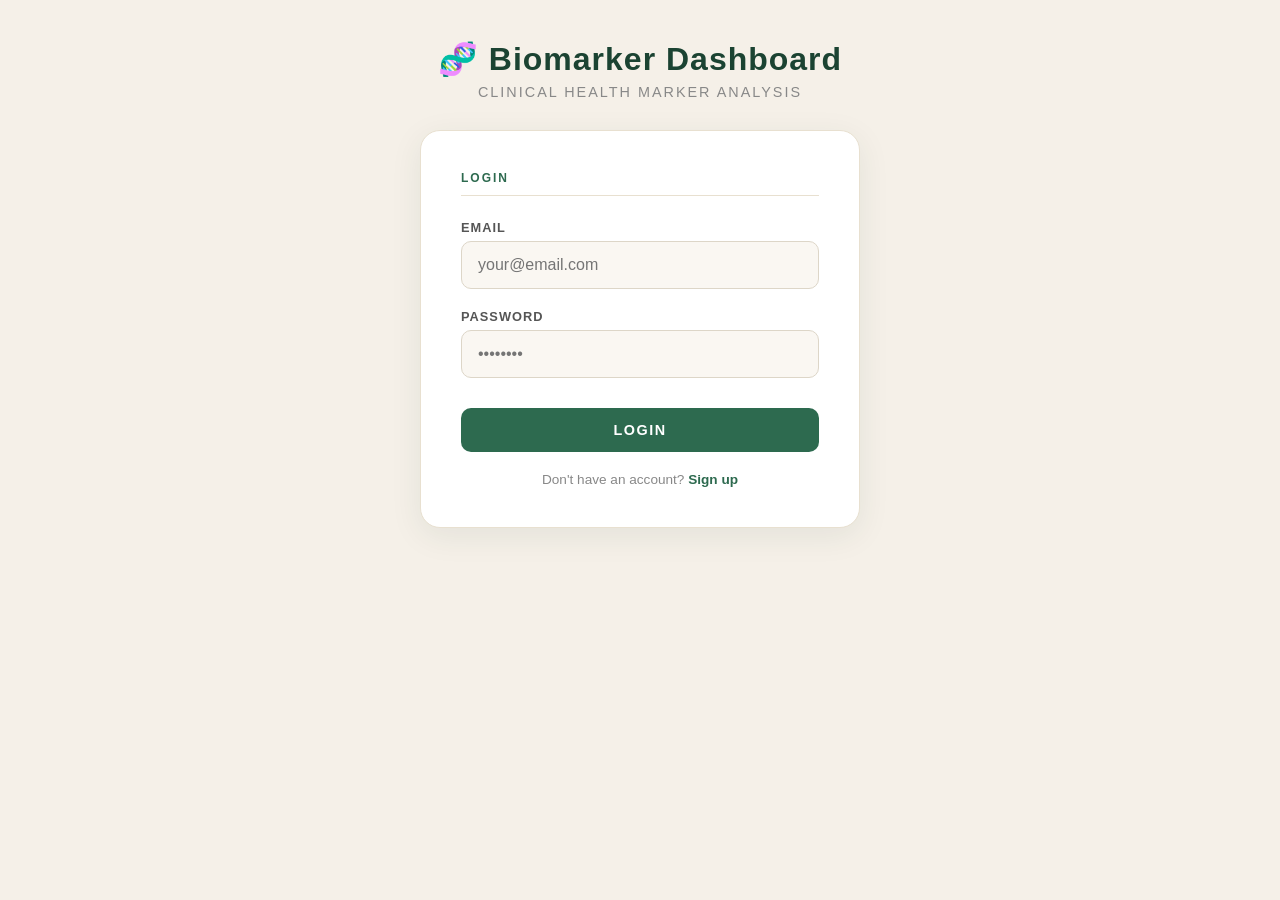
<file: templates/login.html>
<!DOCTYPE html>
<html lang="en">
<head>
    <meta charset="UTF-8">
    <meta name="viewport" content="width=device-width, initial-scale=1.0">
    <title>Login - Biomarker Dashboard</title>
    <link rel="stylesheet" href="/static/style.css">
</head>
<body>
    <h1>🧬 Biomarker Dashboard</h1>
    <p class="subtitle">Clinical Health Marker Analysis</p>

    <div class="auth-container">
        <p class="section-title">Login</p>

        <label>Email
            <input type="email" id="email" placeholder="your@email.com">
        </label>
        <label>Password
            <input type="password" id="password" placeholder="••••••••">
        </label>

        <div id="error-msg" style="color:#c0392b; font-size:0.85rem; margin-top:8px; display:none;"></div>

        <button onclick="login()">Login</button>

        <p class="auth-divider">Don't have an account? <a href="/signup">Sign up</a></p>
    </div>

    <script>
        async function login() {
            const email = document.getElementById("email").value;
            const password = document.getElementById("password").value;

            if (!email || !password) {
                showError("Please fill in all fields.");
                return;
            }

            const response = await fetch("/login", {
                method: "POST",
                headers: { "Content-Type": "application/json" },
                body: JSON.stringify({ email, password })
            });

            const data = await response.json();

            if (data.success) {
                window.location.href = "/";
            } else {
                showError(data.error);
            }
        }

        function showError(msg) {
            const el = document.getElementById("error-msg");
            el.textContent = msg;
            el.style.display = "block";
        }
    </script>
</body>
</html>
</file>
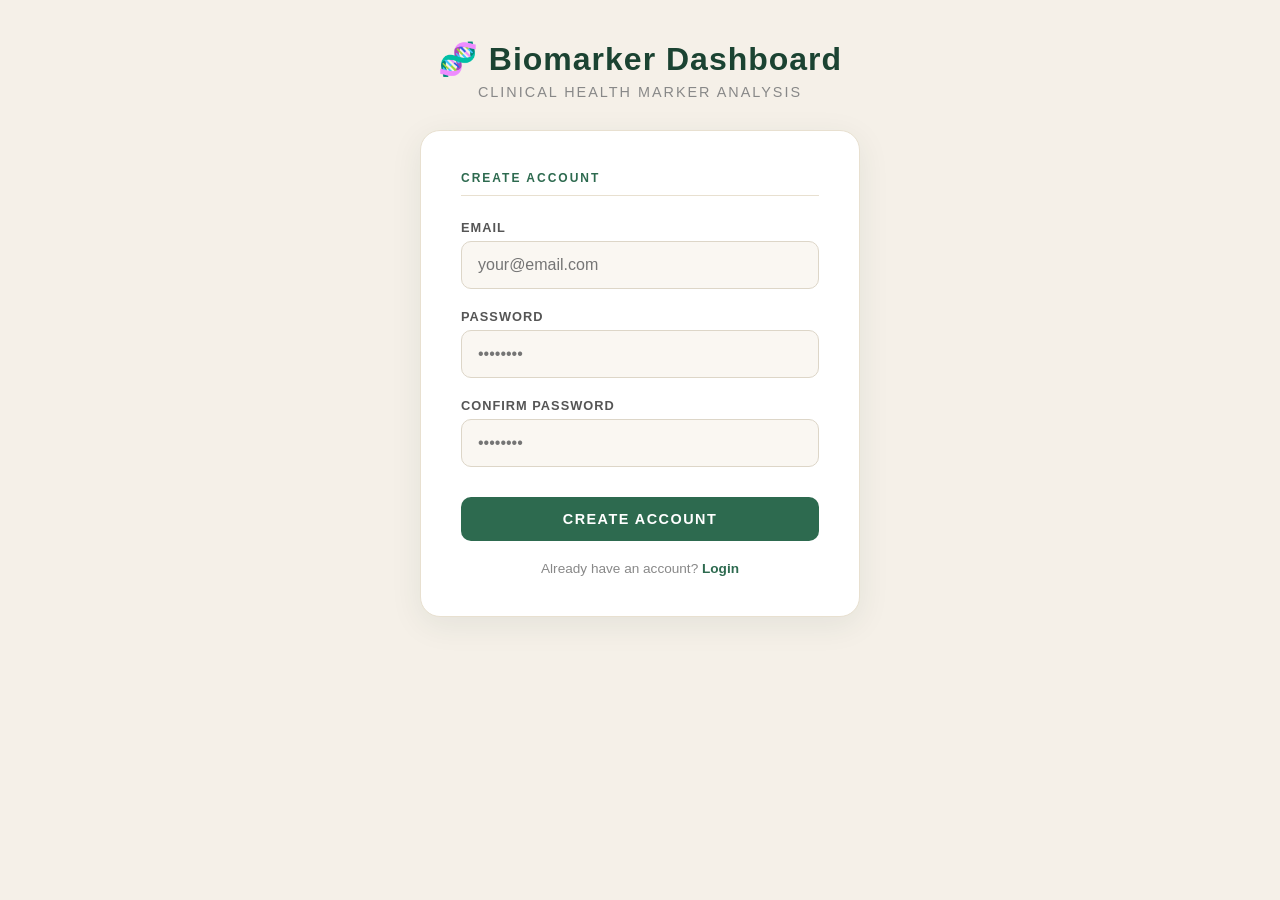
<file: templates/signup.html>
<!DOCTYPE html>
<html lang="en">
<head>
    <meta charset="UTF-8">
    <meta name="viewport" content="width=device-width, initial-scale=1.0">
    <title>Sign Up - Biomarker Dashboard</title>
    <link rel="stylesheet" href="/static/style.css">
</head>
<body>
    <h1>🧬 Biomarker Dashboard</h1>
    <p class="subtitle">Clinical Health Marker Analysis</p>

    <div class="auth-container">
        <p class="section-title">Create Account</p>

        <label>Email
            <input type="email" id="email" placeholder="your@email.com">
        </label>
        <label>Password
            <input type="password" id="password" placeholder="••••••••">
        </label>
        <label>Confirm Password
            <input type="password" id="confirm" placeholder="••••••••">
        </label>

        <div id="error-msg" style="color:#c0392b; font-size:0.85rem; margin-top:8px; display:none;"></div>

        <button onclick="signup()">Create Account</button>

        <p class="auth-divider">Already have an account? <a href="/login">Login</a></p>
    </div>

    <script>
        async function signup() {
            const email = document.getElementById("email").value;
            const password = document.getElementById("password").value;
            const confirm = document.getElementById("confirm").value;

            if (!email || !password || !confirm) {
                showError("Please fill in all fields.");
                return;
            }

            if (password !== confirm) {
                showError("Passwords do not match.");
                return;
            }

            if (password.length < 6) {
                showError("Password must be at least 6 characters.");
                return;
            }

            const response = await fetch("/signup", {
                method: "POST",
                headers: { "Content-Type": "application/json" },
                body: JSON.stringify({ email, password })
            });

            const data = await response.json();

            if (data.success) {
                window.location.href = "/";
            } else {
                showError(data.error);
            }
        }

        function showError(msg) {
            const el = document.getElementById("error-msg");
            el.textContent = msg;
            el.style.display = "block";
        }
    </script>
</body>
</html>
</file>
<file: static/style.css>
* { margin: 0; padding: 0; box-sizing: border-box; }

body {
    font-family: 'Segoe UI', sans-serif;
    background: #f5f0e8;
    color: #2d2d2d;
    min-height: 100vh;
    padding: 40px 20px;
}

h1 {
    text-align: center;
    font-size: 2rem;
    font-weight: 700;
    color: #1b4332;
    letter-spacing: 1px;
    margin-bottom: 6px;
}

.subtitle {
    text-align: center;
    color: #888;
    font-size: 0.9rem;
    letter-spacing: 2px;
    text-transform: uppercase;
    margin-bottom: 30px;
}

/* Step Indicator */
.steps {
    display: flex;
    align-items: center;
    justify-content: center;
    margin-bottom: 32px;
    gap: 0;
}

.step {
    width: 36px;
    height: 36px;
    border-radius: 50%;
    background: #e0d8cc;
    color: #999;
    display: flex;
    align-items: center;
    justify-content: center;
    font-weight: 700;
    font-size: 0.9rem;
    transition: all 0.3s;
}

.step.active {
    background: #2d6a4f;
    color: white;
}

.step.done {
    background: #b7dfc8;
    color: #1b4332;
}

.step-line {
    width: 60px;
    height: 2px;
    background: #e0d8cc;
}

/* Container */
.container {
    max-width: 600px;
    margin: 0 auto;
    background: #ffffff;
    border-radius: 20px;
    padding: 40px;
    box-shadow: 0 8px 32px rgba(27, 67, 50, 0.08);
    border: 1px solid #e8e0d0;
}

.hidden { display: none; }

.section-title {
    font-size: 0.75rem;
    text-transform: uppercase;
    letter-spacing: 2px;
    color: #2d6a4f;
    font-weight: 600;
    margin-bottom: 24px;
    padding-bottom: 10px;
    border-bottom: 1px solid #e8e0d0;
}

label {
    display: block;
    margin-bottom: 18px;
    font-size: 0.88rem;
    font-weight: 600;
    color: #555;
    text-transform: uppercase;
    letter-spacing: 0.8px;
}

input[type="number"],
input[type="text"],
select {
    display: block;
    width: 100%;
    padding: 12px 16px;
    margin-top: 6px;
    background: #faf7f2;
    border: 1px solid #ddd6c8;
    border-radius: 10px;
    font-size: 1rem;
    color: #2d2d2d;
    outline: none;
    transition: border 0.2s, box-shadow 0.2s;
    font-weight: 400;
    text-transform: none;
    letter-spacing: 0;
}

input:focus, select:focus {
    border-color: #2d6a4f;
    box-shadow: 0 0 0 3px rgba(45, 106, 79, 0.1);
}

button {
    width: 100%;
    padding: 14px;
    background: #2d6a4f;
    color: white;
    border: none;
    border-radius: 10px;
    font-size: 0.9rem;
    font-weight: 700;
    cursor: pointer;
    margin-top: 10px;
    letter-spacing: 1.5px;
    text-transform: uppercase;
    transition: background 0.2s, transform 0.1s;
}

button:hover { background: #1b4332; }
button:active { transform: scale(0.99); }

button.secondary {
    background: transparent;
    color: #2d6a4f;
    border: 1.5px solid #2d6a4f;
}

button.secondary:hover {
    background: #f0f8f4;
}

/* Patient Card */
.patient-card {
    display: flex;
    align-items: center;
    gap: 16px;
    background: #f0f8f4;
    border: 1px solid #b7dfc8;
    border-radius: 14px;
    padding: 18px 20px;
}

.patient-avatar {
    width: 52px;
    height: 52px;
    border-radius: 50%;
    background: #2d6a4f;
    color: white;
    font-size: 1.4rem;
    font-weight: 700;
    display: flex;
    align-items: center;
    justify-content: center;
    flex-shrink: 0;
}

.patient-name {
    font-size: 1.1rem;
    font-weight: 700;
    color: #1b4332;
}

.patient-meta {
    font-size: 0.85rem;
    color: #555;
    margin-top: 4px;
}

/* Result Cards */
#results { margin-top: 16px; }

.result-card {
    display: flex;
    justify-content: space-between;
    align-items: center;
    padding: 16px 20px;
    border-radius: 12px;
    margin-bottom: 10px;
    font-size: 0.9rem;
}

.marker-name { font-weight: 600; color: #2d2d2d; width: 40%; }
.marker-value { color: #555; width: 30%; text-align: center; }
.marker-status { font-weight: 700; width: 30%; text-align: right; font-size: 0.85rem; }

.normal { background: #e9f5ee; border: 1px solid #b7dfc8; }
.normal .marker-status { color: #1b4332; }
.abnormal { background: #fff3f0; border: 1px solid #f5c6bc; }
.abnormal .marker-status { color: #c0392b; }

.range-hint {
    font-size: 0.75rem;
    color: #aaa;
    text-align: center;
    margin-top: 20px;
}

.container {
    animation: fadeSlideIn 0.4s ease;
}

@keyframes fadeSlideIn {
    from {
        opacity: 0;
        transform: translateY(16px);
    }
    to {
        opacity: 1;
        transform: translateY(0);
    }
}

/* Mobile Responsive */
@media (max-width: 600px) {
    body {
        padding: 24px 16px;
    }

    h1 {
        font-size: 1.5rem;
    }

    .subtitle {
        font-size: 0.75rem;
        margin-bottom: 20px;
    }

    .steps {
        margin-bottom: 20px;
    }

    .step {
        width: 30px;
        height: 30px;
        font-size: 0.8rem;
    }

    .step-line {
        width: 40px;
    }

    .container {
        padding: 24px 20px;
    }

    .result-card {
        flex-direction: column;
        align-items: flex-start;
        gap: 4px;
    }

    .marker-name,
    .marker-value,
    .marker-status {
        width: 100%;
        text-align: left;
    }

    .patient-card {
        flex-direction: column;
        text-align: center;
    }

    .patient-avatar {
        margin: 0 auto;
    }

    div[style*="display:flex"] {
        flex-direction: column;
    }
}

/* Health Score */
.score-card {
    display: flex;
    flex-direction: column;
    align-items: center;
    margin: 24px 0 8px;
    padding: 24px;
    background: #faf7f2;
    border: 1px solid #e8e0d0;
    border-radius: 16px;
}

.score-label {
    font-size: 0.75rem;
    text-transform: uppercase;
    letter-spacing: 2px;
    color: #888;
    font-weight: 600;
    margin-bottom: 16px;
}

.score-ring {
    position: relative;
    width: 120px;
    height: 120px;
    display: flex;
    align-items: center;
    justify-content: center;
}

.score-number {
    position: absolute;
    font-size: 2rem;
    font-weight: 800;
}

.score-status {
    margin-top: 12px;
    font-size: 1rem;
    font-weight: 700;
    letter-spacing: 0.5px;
}

.history-table-wrapper {
    overflow-x: auto;
    border-radius: 10px;
    border: 1px solid #e8e0d0;
}

.history-table {
    width: 100%;
    border-collapse: collapse;
    font-size: 0.85rem;
    min-width: 600px;
}

.history-table th {
    text-align: left;
    padding: 10px 12px;
    background: #f0f8f4;
    color: #2d6a4f;
    font-size: 0.75rem;
    text-transform: uppercase;
    letter-spacing: 1px;
    border-bottom: 2px solid #e8e0d0;
    border-right: 1px solid #e8e0d0;
}

.history-table th:last-child {
    border-right: none;
}

.history-table td {
    padding: 10px 12px;
    border-bottom: 1px solid #f0ebe0;
    border-right: 1px solid #f0ebe0;
    color: #444;
}

.history-table td:last-child {
    border-right: none;
}

.history-table tr:last-child td {
    border-bottom: none;
}

.history-table tr:hover td {
    background: #faf7f2;
}

/* Auth Pages */
.auth-container {
    max-width: 440px;
    margin: 0 auto;
    background: white;
    border-radius: 20px;
    padding: 40px;
    box-shadow: 0 8px 32px rgba(27, 67, 50, 0.08);
    border: 1px solid #e8e0d0;
}

.auth-container label {
    display: flex;
    flex-direction: column;
    gap: 6px;
    margin-bottom: 20px;
    font-size: 0.8rem;
    font-weight: 700;
    color: #555;
    text-transform: uppercase;
    letter-spacing: 1px;
}

.auth-container input {
    padding: 14px 16px;
    background: #faf7f2;
    border: 1px solid #ddd6c8;
    border-radius: 10px;
    font-size: 1rem;
    color: #2d2d2d;
    outline: none;
    transition: border 0.2s, box-shadow 0.2s;
    width: 100%;
}

.auth-container input:focus {
    border-color: #2d6a4f;
    box-shadow: 0 0 0 3px rgba(45, 106, 79, 0.1);
}

.auth-divider {
    text-align: center;
    margin-top: 20px;
    font-size: 0.85rem;
    color: #888;
}

.auth-divider a {
    color: #2d6a4f;
    font-weight: 700;
    text-decoration: none;
}

/* Date input fix */
#birthdate {
    display: block;
    width: 100%;
    padding: 12px 16px;
    margin-top: 6px;
    background: #faf7f2;
    border: 1px solid #ddd6c8;
    border-radius: 10px;
    font-size: 1rem;
    color: #2d2d2d;
    outline: none;
    transition: border 0.2s, box-shadow 0.2s;
    letter-spacing: 1px;
}

#birthdate:focus {
    border-color: #2d6a4f;
    box-shadow: 0 0 0 3px rgba(45, 106, 79, 0.1);
}

/* Mobile Responsive - Auth Pages */
@media (max-width: 600px) {
    .auth-container {
        padding: 24px 20px;
        margin: 0 16px;
    }

    .auth-container input {
        font-size: 16px; /* prevents iOS zoom on focus */
    }

    h1 {
        font-size: 1.5rem;
        padding: 0 16px;
    }

    .subtitle {
        font-size: 0.75rem;
        padding: 0 16px;
    }
}

/* Chart mobile fix */
@media (max-width: 600px) {
    #bioChart {
        max-height: 250px;
    }
}
</file>
